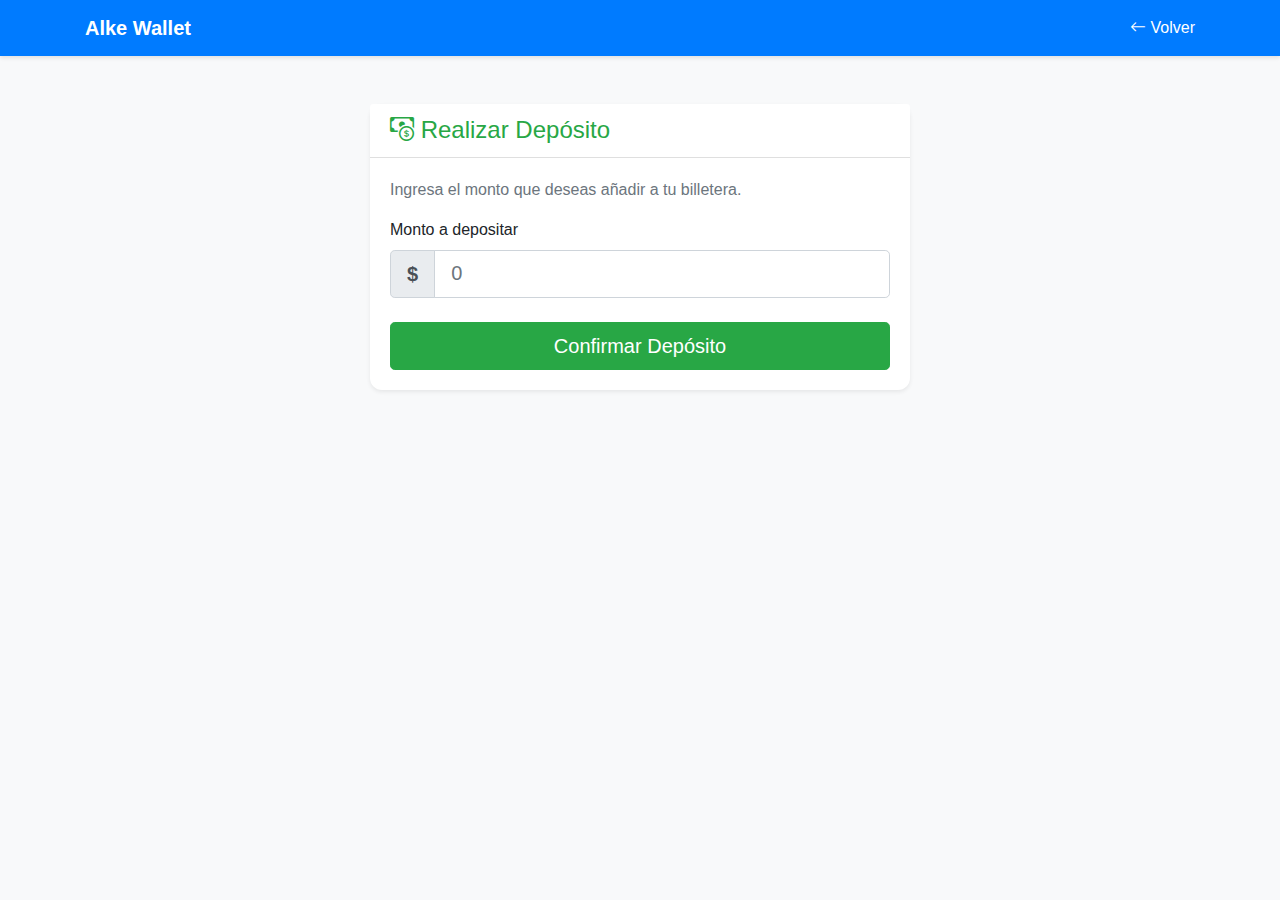
<file: deposit.html>
<!DOCTYPE html>
<html lang="es">
<head>
    <meta charset="UTF-8">
    <meta name="viewport" content="width=device-width, initial-scale=1, shrink-to-fit=no">
    <title>Ingresar Dinero - Alke Wallet</title>
    <link rel="stylesheet" href="https://cdn.jsdelivr.net/npm/bootstrap@4.6.2/dist/css/bootstrap.min.css">
    <link rel="stylesheet" href="css/style.css">
    <link rel="stylesheet" href="https://cdn.jsdelivr.net/npm/bootstrap-icons@1.10.0/font/bootstrap-icons.css">
</head>
<body class="bg-light">

    <nav class="navbar navbar-expand-lg navbar-dark bg-primary">
        <div class="container">
            <a class="navbar-brand font-weight-bold" href="menu.html">Alke Wallet</a>
            <div class="ml-auto">
                <a href="menu.html" class="text-white"><i class="bi bi-arrow-left"></i> Volver</a>
            </div>
        </div>
    </nav>

    <div class="container mt-5">
        <div class="row justify-content-center">
            <div class="col-md-6">
                <div class="card shadow-sm">
                    <div class="card-header bg-white">
                        <h4 class="mb-0 text-success"><i class="bi bi-cash-coin"></i> Realizar Depósito</h4>
                    </div>
                    <div class="card-body">
                        <p class="text-muted">Ingresa el monto que deseas añadir a tu billetera.</p>
                        
                        <form id="depositForm">
                            <div class="form-group">
                                <label for="depositAmount">Monto a depositar</label>
                                <div class="input-group input-group-lg">
                                    <div class="input-group-prepend">
                                        <span class="input-group-text">$</span>
                                    </div>
                                    <input type="number" class="form-control" id="depositAmount" placeholder="0" min="1" required>
                                </div>
                            </div>
                            
                            <button type="submit" class="btn btn-success btn-lg btn-block mt-4">Confirmar Depósito</button>
                        </form>
                    </div>
                </div>
            </div>
        </div>
    </div>

    <script src="https://code.jquery.com/jquery-3.6.0.min.js"></script>
    <script src="https://cdn.jsdelivr.net/npm/bootstrap@4.6.2/dist/js/bootstrap.bundle.min.js"></script>
    <script src="js/deposit.js"></script>
</body>
</html>
</file>
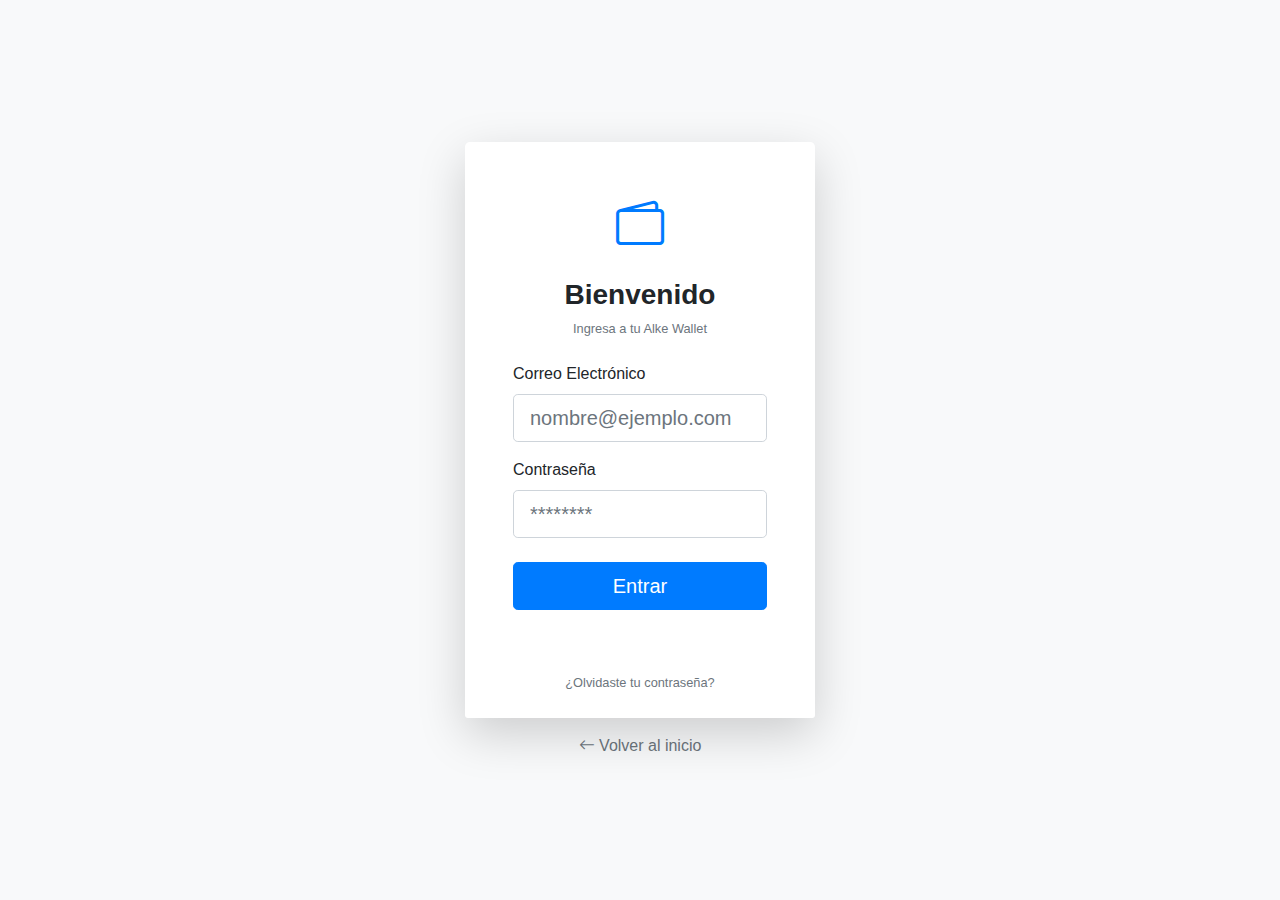
<file: login.html>
<!DOCTYPE html>
<html lang="es">
<head>
    <meta charset="UTF-8">
    <meta name="viewport" content="width=device-width, initial-scale=1, shrink-to-fit=no">
    <title>Iniciar Sesión - Alke Wallet</title>
    
    <link rel="stylesheet" href="https://cdn.jsdelivr.net/npm/bootstrap@4.6.2/dist/css/bootstrap.min.css">
    <link rel="stylesheet" href="css/style.css">
    <link rel="stylesheet" href="https://cdn.jsdelivr.net/npm/bootstrap-icons@1.10.0/font/bootstrap-icons.css">
</head>
<body class="bg-light">

    <div class="container">
        <div class="row justify-content-center align-items-center vh-100" style="min-height: 100vh;">
            <div class="col-md-5 col-lg-4">
                
                <div class="card shadow-lg border-0 rounded-lg">
                    <div class="card-body p-5">
                        <div class="text-center mb-4">
                            <i class="bi bi-wallet2 text-primary" style="font-size: 3rem;"></i>
                            <h3 class="font-weight-bold mt-3">Bienvenido</h3>
                            <p class="text-muted small">Ingresa a tu Alke Wallet</p>
                        </div>

                        <form id="loginForm" action="menu.html">
                            <div class="form-group">
                                <label for="email">Correo Electrónico</label>
                                <input type="email" class="form-control form-control-lg" id="email" placeholder="nombre@ejemplo.com" required>
                            </div>
                            
                            <div class="form-group">
                                <label for="password">Contraseña</label>
                                <input type="password" class="form-control form-control-lg" id="password" placeholder="********" required>
                            </div>

                            <button type="submit" class="btn btn-primary btn-lg btn-block mt-4">Entrar</button>
                        </form>
                    </div>
                    
                    <div class="card-footer text-center bg-white border-0 pb-4">
                        <a href="#" class="text-muted small">¿Olvidaste tu contraseña?</a>
                    </div>
                </div>
                
                <div class="text-center mt-3">
                    <a href="index.html" class="text-muted"><i class="bi bi-arrow-left"></i> Volver al inicio</a>
                </div>

            </div>
        </div>
    </div>

    <script src="https://code.jquery.com/jquery-3.6.0.min.js"></script>
    <script src="https://cdn.jsdelivr.net/npm/popper.js@1.16.1/dist/umd/popper.min.js"></script>
    <script src="https://cdn.jsdelivr.net/npm/bootstrap@4.6.2/dist/js/bootstrap.min.js"></script>
    <script src="js/login.js"></script>
</body>
</html>
</file>
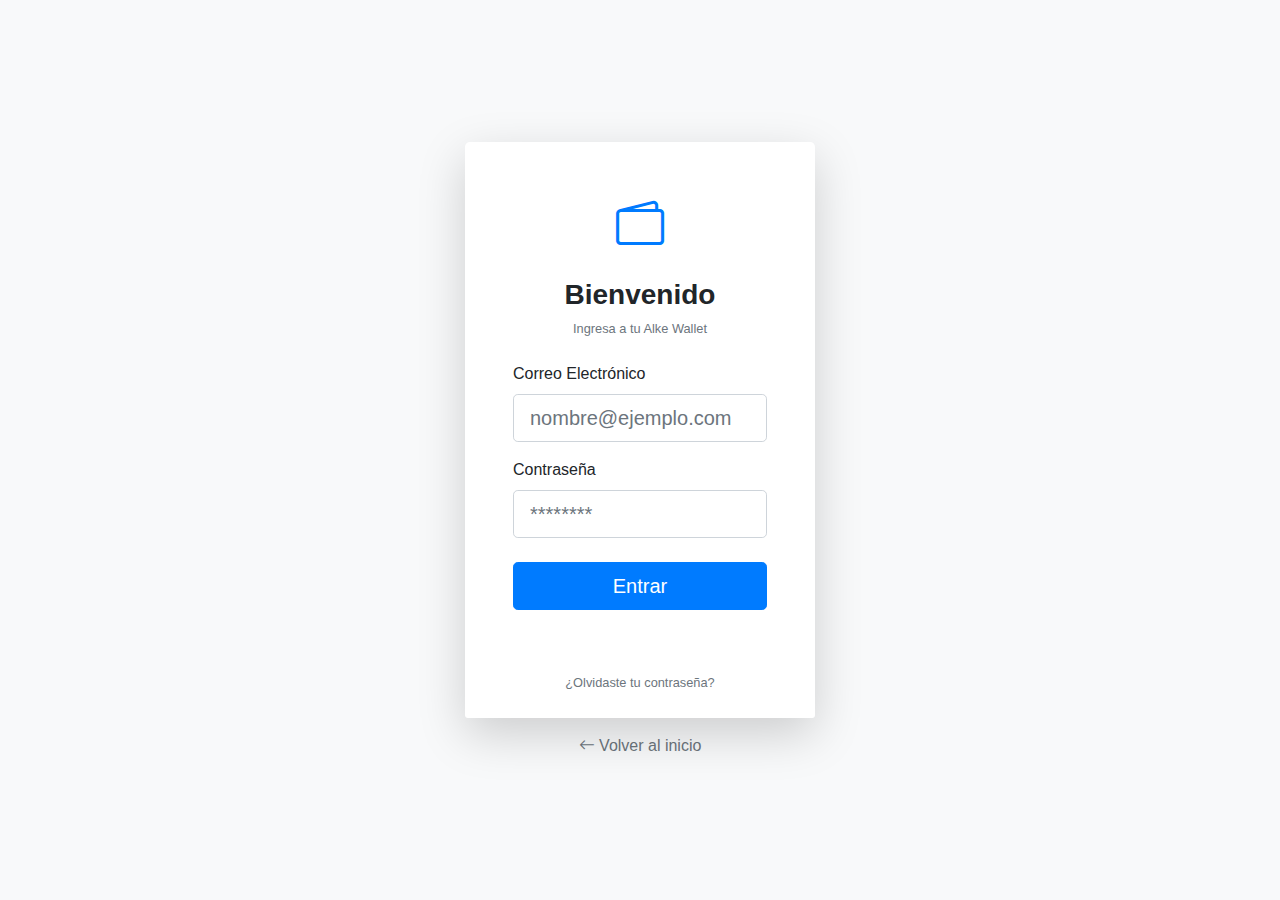
<file: menu.html>
<!DOCTYPE html>
<html lang="es">
<head>
    <meta charset="UTF-8">
    <meta name="viewport" content="width=device-width, initial-scale=1, shrink-to-fit=no">
    <title>Menú Principal - Alke Wallet</title>
    <link rel="stylesheet" href="https://cdn.jsdelivr.net/npm/bootstrap@4.6.2/dist/css/bootstrap.min.css">
    <link rel="stylesheet" href="css/style.css">
    <link rel="stylesheet" href="https://cdn.jsdelivr.net/npm/bootstrap-icons@1.10.0/font/bootstrap-icons.css">
</head>
<body class="bg-light">

    <nav class="navbar navbar-expand-lg navbar-dark bg-primary">
        <div class="container">
            <a class="navbar-brand font-weight-bold" href="menu.html">
                <i class="bi bi-wallet2"></i> Alke Wallet
            </a>
            <button class="navbar-toggler" type="button" data-toggle="collapse" data-target="#navbarNav">
                <span class="navbar-toggler-icon"></span>
            </button>
            <div class="collapse navbar-collapse" id="navbarNav">
                <ul class="navbar-nav ml-auto">
                    <li class="nav-item active"><a class="nav-link" href="menu.html">Inicio</a></li>
                    <li class="nav-item"><a class="nav-link" href="sendmoney.html">Enviar Dinero</a></li>
                    <li class="nav-item"><a class="nav-link" href="deposit.html">Ingresar Dinero</a></li>
                    <li class="nav-item"><a class="nav-link" href="transactions.html">Movimientos</a></li>
                    <li class="nav-item"><a class="nav-link text-warning" href="index.html">Cerrar Sesión</a></li>
                </ul>
            </div>
        </div>
    </nav>

    <div class="container mt-5">
        <div class="row">
            <div class="col-12 mb-4">
                <div class="card text-white bg-info shadow">
                    <div class="card-body text-center p-5">
                        <h3 class="card-title">Saldo Disponible</h3>
                        <h1 class="display-3 font-weight-bold" id="userBalance">$0</h1>
                    </div>
                </div>
            </div>

            <div class="col-md-4 mb-3">
                <div class="card h-100 text-center shadow-sm">
                    <div class="card-body">
                        <i class="bi bi-box-arrow-in-down text-success display-4"></i>
                        <h5 class="card-title mt-3">Ingresar Dinero</h5>
                        <p class="card-text text-muted">Aumenta tus fondos de forma segura.</p>
                        <a href="deposit.html" class="btn btn-outline-success btn-block">Ir a Depositar</a>
                    </div>
                </div>
            </div>

            <div class="col-md-4 mb-3">
                <div class="card h-100 text-center shadow-sm">
                    <div class="card-body">
                        <i class="bi bi-send text-primary display-4"></i>
                        <h5 class="card-title mt-3">Enviar Dinero</h5>
                        <p class="card-text text-muted">Realiza transferencias a tus contactos.</p>
                        <a href="sendmoney.html" class="btn btn-outline-primary btn-block">Ir a Enviar</a>
                    </div>
                </div>
            </div>

            <div class="col-md-4 mb-3">
                <div class="card h-100 text-center shadow-sm">
                    <div class="card-body">
                        <i class="bi bi-clock-history text-secondary display-4"></i>
                        <h5 class="card-title mt-3">Últimos Movimientos</h5>
                        <p class="card-text text-muted">Revisa tu historial de transacciones.</p>
                        <a href="transactions.html" class="btn btn-outline-secondary btn-block">Ver Historial</a>
                    </div>
                </div>
            </div>
        </div>
    </div>

    <script src="https://code.jquery.com/jquery-3.6.0.min.js"></script>
    <script src="https://cdn.jsdelivr.net/npm/bootstrap@4.6.2/dist/js/bootstrap.bundle.min.js"></script>
    <script src="js/menu.js"></script>
</body>
</html>
</file>
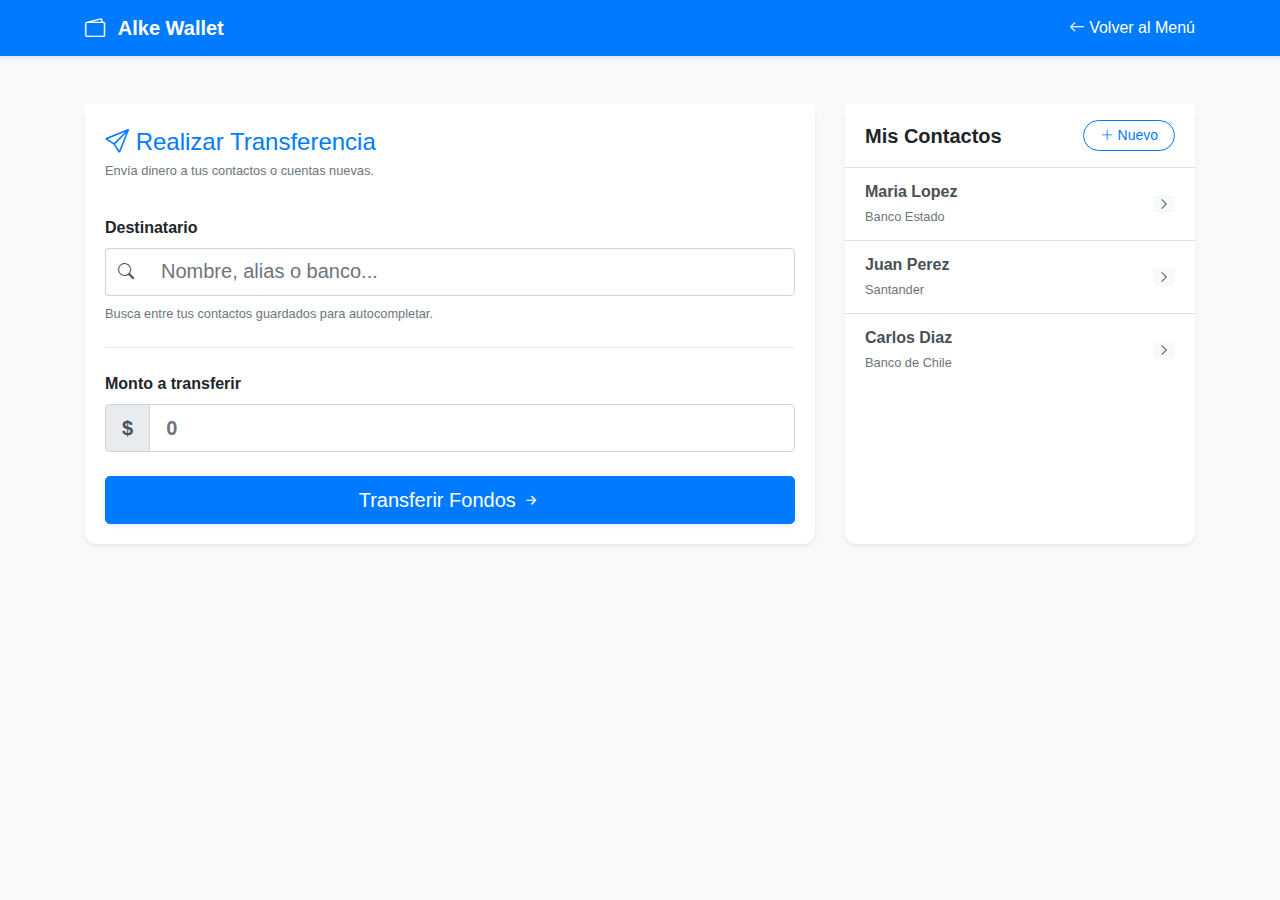
<file: sendmoney.html>
<!DOCTYPE html>
<html lang="es">
<head>
    <meta charset="UTF-8">
    <meta name="viewport" content="width=device-width, initial-scale=1, shrink-to-fit=no">
    <title>Enviar Dinero - Alke Wallet</title>
    
    <link rel="stylesheet" href="https://cdn.jsdelivr.net/npm/bootstrap@4.6.2/dist/css/bootstrap.min.css">
    <link rel="stylesheet" href="https://cdn.jsdelivr.net/npm/bootstrap-icons@1.10.0/font/bootstrap-icons.css">
    <link rel="stylesheet" href="css/style.css">
</head>
<body class="bg-light">

    <nav class="navbar navbar-expand-lg navbar-dark bg-primary">
        <div class="container">
            <a class="navbar-brand font-weight-bold" href="menu.html">
                <i class="bi bi-wallet2"></i> Alke Wallet
            </a>
            <div class="ml-auto">
                <a href="menu.html" class="text-white"><i class="bi bi-arrow-left"></i> Volver al Menú</a>
            </div>
        </div>
    </nav>

    <div class="container mt-5">
        <div class="row">
            
            <div class="col-md-8 mb-4">
                <div class="card shadow-sm h-100">
                    <div class="card-header bg-white border-bottom-0 pt-4 pb-0">
                        <h4 class="mb-0 text-primary"><i class="bi bi-send"></i> Realizar Transferencia</h4>
                        <p class="text-muted small mt-1">Envía dinero a tus contactos o cuentas nuevas.</p>
                    </div>
                    <div class="card-body">
                        <form id="sendMoneyForm">
                            <div class="form-group position-relative">
                                <label for="contactSearch" class="font-weight-bold">Destinatario</label>
                                <div class="input-group">
                                    <div class="input-group-prepend">
                                        <span class="input-group-text bg-white border-right-0"><i class="bi bi-search"></i></span>
                                    </div>
                                    <input type="text" class="form-control form-control-lg border-left-0" id="contactSearch" placeholder="Nombre, alias o banco..." autocomplete="off">
                                </div>
                                
                                <div id="suggestionsList" class="list-group shadow-sm"></div>
                                
                                <div id="selectedContactInfo" class="alert alert-success mt-3 p-2" style="display:none;">
                                    <div class="d-flex align-items-center">
                                        <div class="mr-3 text-success">
                                            <i class="bi bi-check-circle-fill" style="font-size: 1.5rem;"></i>
                                        </div>
                                        <div>
                                            <small class="text-uppercase text-muted" style="font-size: 0.7rem;">Enviando a:</small>
                                            <div class="font-weight-bold" id="infoBank">Banco - Tipo de Cuenta</div>
                                            <div class="small monospace" id="infoNum">N° Cuenta</div>
                                        </div>
                                    </div>
                                </div>
                                <small class="form-text text-muted mt-2">Busca entre tus contactos guardados para autocompletar.</small>
                            </div>

                            <hr class="my-4">

                            <div class="form-group">
                                <label for="sendAmount" class="font-weight-bold">Monto a transferir</label>
                                <div class="input-group input-group-lg">
                                    <div class="input-group-prepend">
                                        <span class="input-group-text">$</span>
                                    </div>
                                    <input type="number" class="form-control font-weight-bold text-primary" id="sendAmount" placeholder="0" min="1" required>
                                </div>
                            </div>
                            
                            <button type="submit" class="btn btn-primary btn-lg btn-block mt-4 shadow-sm">
                                Transferir Fondos <i class="bi bi-arrow-right-short"></i>
                            </button>
                        </form>
                    </div>
                </div>
            </div>

            <div class="col-md-4 mb-4">
                <div class="card shadow-sm h-100">
                    <div class="card-header bg-white d-flex justify-content-between align-items-center py-3">
                        <h5 class="mb-0 font-weight-bold">Mis Contactos</h5>
                        <button class="btn btn-sm btn-outline-primary rounded-pill px-3" data-toggle="modal" data-target="#addContactModal">
                            <i class="bi bi-plus-lg"></i> Nuevo
                        </button>
                    </div>
                    
                    <ul class="list-group list-group-flush" id="contactList" style="max-height: 400px; overflow-y: auto;">
                        </ul>
                </div>
            </div>
        </div>
    </div>

    <div class="modal fade" id="addContactModal" tabindex="-1" aria-labelledby="modalLabel" aria-hidden="true">
        <div class="modal-dialog modal-dialog-centered">
            <div class="modal-content border-0 shadow-lg">
                <div class="modal-header bg-primary text-white">
                    <h5 class="modal-title font-weight-bold" id="modalLabel">
                        <i class="bi bi-person-plus-fill mr-2"></i> Nuevo Destinatario
                    </h5>
                    <button type="button" class="close text-white" data-dismiss="modal" aria-label="Close">
                        <span aria-hidden="true">&times;</span>
                    </button>
                </div>
                <div class="modal-body p-4">
                    <form id="addContactForm">
                        <div class="form-group">
                            <label class="font-weight-bold text-secondary">Nombre Completo / Alias</label>
                            <input type="text" class="form-control form-control-lg" id="newContactName" required placeholder="Ej: Juan Perez">
                        </div>
                        
                        <div class="form-row">
                            <div class="form-group col-md-6">
                                <label class="font-weight-bold text-secondary small">Banco</label>
                                <select class="form-control" id="newContactBank">
                                    <option value="Banco Estado">Banco Estado</option>
                                    <option value="Banco de Chile">Banco de Chile</option>
                                    <option value="Santander">Santander</option>
                                    <option value="BCI">BCI</option>
                                    <option value="Itau">Itau</option>
                                    <option value="Scotiabank">Scotiabank</option>
                                    <option value="Falabella">Falabella</option>
                                </select>
                            </div>
                            <div class="form-group col-md-6">
                                <label class="font-weight-bold text-secondary small">Tipo de Cuenta</label>
                                <select class="form-control" id="newContactType">
                                    <option value="Cta. Corriente">Cta. Corriente</option>
                                    <option value="Cta. Vista / RUT">Cta. Vista / RUT</option>
                                    <option value="Cta. Ahorro">Cta. Ahorro</option>
                                </select>
                            </div>
                        </div>

                        <div class="form-group">
                            <label class="font-weight-bold text-secondary">Número de Cuenta</label>
                            <input type="number" class="form-control" id="newContactNumber" required placeholder="Ej: 123456789">
                            <small class="form-text text-muted">Ingresa solo números sin guiones ni puntos.</small>
                        </div>
                    </form>
                </div>
                <div class="modal-footer bg-light">
                    <button type="button" class="btn btn-link text-secondary" data-dismiss="modal">Cancelar</button>
                    <button type="button" class="btn btn-primary px-4" id="saveContactBtn">Guardar Contacto</button>
                </div>
            </div>
        </div>
    </div>

    <script src="https://code.jquery.com/jquery-3.6.0.min.js"></script>
    <script src="https://cdn.jsdelivr.net/npm/popper.js@1.16.1/dist/umd/popper.min.js"></script>
    <script src="https://cdn.jsdelivr.net/npm/bootstrap@4.6.2/dist/js/bootstrap.min.js"></script>
    
    <script src="js/sendmoney.js"></script>
</body>
</html>
</file>
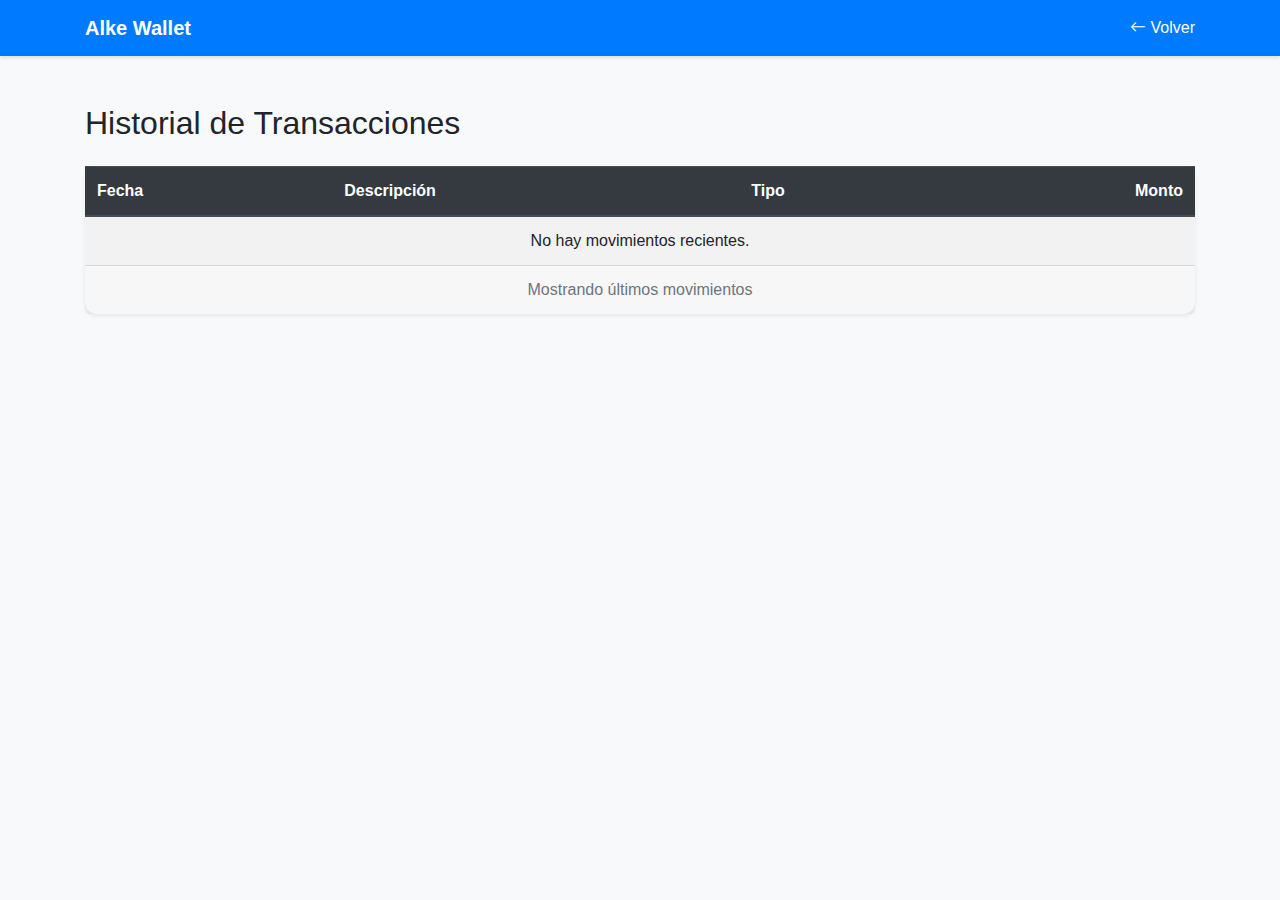
<file: transactions.html>
<!DOCTYPE html>
<html lang="es">
<head>
    <meta charset="UTF-8">
    <meta name="viewport" content="width=device-width, initial-scale=1, shrink-to-fit=no">
    <title>Movimientos - Alke Wallet</title>
    <link rel="stylesheet" href="https://cdn.jsdelivr.net/npm/bootstrap@4.6.2/dist/css/bootstrap.min.css">
    <link rel="stylesheet" href="css/style.css">
    <link rel="stylesheet" href="https://cdn.jsdelivr.net/npm/bootstrap-icons@1.10.0/font/bootstrap-icons.css">
</head>
<body class="bg-light">

    <nav class="navbar navbar-expand-lg navbar-dark bg-primary">
        <div class="container">
            <a class="navbar-brand font-weight-bold" href="menu.html">Alke Wallet</a>
            <div class="ml-auto">
                <a href="menu.html" class="text-white"><i class="bi bi-arrow-left"></i> Volver</a>
            </div>
        </div>
    </nav>

    <div class="container mt-5">
        <h2 class="mb-4">Historial de Transacciones</h2>
        
        <div class="card shadow-sm">
            <div class="card-body p-0">
                <div class="table-responsive">
                    <table class="table table-striped table-hover mb-0">
                        <thead class="thead-dark">
                            <tr>
                                <th scope="col">Fecha</th>
                                <th scope="col">Descripción</th>
                                <th scope="col">Tipo</th>
                                <th scope="col" class="text-right">Monto</th>
                            </tr>
                        </thead>
                        <tbody id="transactionsTableBody">
                            <tr>
                                <td>10/11/2024</td>
                                <td>Depósito inicial</td>
                                <td><span class="badge badge-success">Ingreso</span></td>
                                <td class="text-right text-success">+$50,000</td>
                            </tr>
                            <tr>
                                <td>11/11/2024</td>
                                <td>Envío a Maria Lopez</td>
                                <td><span class="badge badge-danger">Egreso</span></td>
                                <td class="text-right text-danger">-$15,000</td>
                            </tr>
                            <tr>
                                <td>12/11/2024</td>
                                <td>Depósito cajero</td>
                                <td><span class="badge badge-success">Ingreso</span></td>
                                <td class="text-right text-success">+$20,000</td>
                            </tr>
                        </tbody>
                    </table>
                </div>
            </div>
            <div class="card-footer text-muted text-center">
                Mostrando últimos movimientos
            </div>
        </div>
    </div>

    <script src="https://code.jquery.com/jquery-3.6.0.min.js"></script>
    <script src="https://cdn.jsdelivr.net/npm/bootstrap@4.6.2/dist/js/bootstrap.bundle.min.js"></script>
    <script src="js/transactions.js"></script>
</body>
</html>
</file>
<file: css/style.css>
:root {
    --primary-color: #0056b3; /* Azul serio */
    --secondary-color: #6c757d;
    --success-bg: #d4edda;
    --error-bg: #f8d7da;
}

body {
    font-family: 'Segoe UI', Tahoma, Geneva, Verdana, sans-serif;
    background-color: #f4f6f9; /* Gris muy suave de fondo */
}

/* Tarjetas con efecto moderno */
.card {
    border: none;
    border-radius: 12px;
    transition: transform 0.2s ease-in-out;
}

/* Efecto hover solo en las tarjetas del menú */
.card-hover:hover {
    transform: translateY(-5px);
    box-shadow: 0 10px 20px rgba(0,0,0,0.1) !important;
    cursor: pointer;
}

/* Estilo para el saldo gigante */
#userBalance {
    font-weight: 700;
    color: #fff;
    text-shadow: 1px 1px 2px rgba(0,0,0,0.2);
}

/* Navbar */
.navbar {
    box-shadow: 0 2px 4px rgba(0,0,0,0.1);
}

.navbar-brand i {
    margin-right: 8px;
}

/* Inputs de dinero grandes */
.input-group-text {
    background-color: #e9ecef;
    font-weight: bold;
    color: #495057;
}

/* Estilos específicos para transacciones */
.transaction-positive {
    color: #28a745;
    font-weight: bold;
}

.transaction-negative {
    color: #dc3545;
    font-weight: bold;
}

/* --- ESTILOS PARA AUTOCOMPLETAR (Send Money) --- */

/* El contenedor de sugerencias */
#suggestionsList {
    position: absolute; /* Clave para que flote */
    top: 100%;          /* Aparece justo debajo del input */
    left: 0;
    width: 100%;        /* Mismo ancho que el input */
    z-index: 1050;      /* Un número alto para estar encima de todo */
    background-color: #ffffff; /* Fondo blanco obligatorio */
    border: 1px solid rgba(0,0,0,0.15);
    border-radius: 0 0 0.5rem 0.5rem;
    box-shadow: 0 4px 6px rgba(0,0,0,0.1);
    max-height: 250px;  /* Si hay muchos, aparece scroll */
    overflow-y: auto;
    display: none;      /* Oculto por defecto (jQuery lo muestra) */
}

/* Cada ítem de la sugerencia */
.suggestion-item {
    cursor: pointer;
    padding: 12px 20px;
    border-bottom: 1px solid #f0f0f0;
    transition: background-color 0.2s;
    text-decoration: none !important; /* Quitar subrayado de enlaces */
    color: #333;
    display: block;
}

.suggestion-item:last-child {
    border-bottom: none;
}

.suggestion-item:hover {
    background-color: #e9ecef; /* Color gris al pasar el mouse */
    color: #0056b3;
}

/* Estilo para el texto pequeño del banco dentro de la sugerencia */
.suggestion-item small {
    display: block;
    color: #6c757d;
}

/* Asegurar que el padre tenga posición relativa (Bootstrap lo tiene, pero reforzamos) */
.form-group.position-relative {
    position: relative !important;
}
</file>
